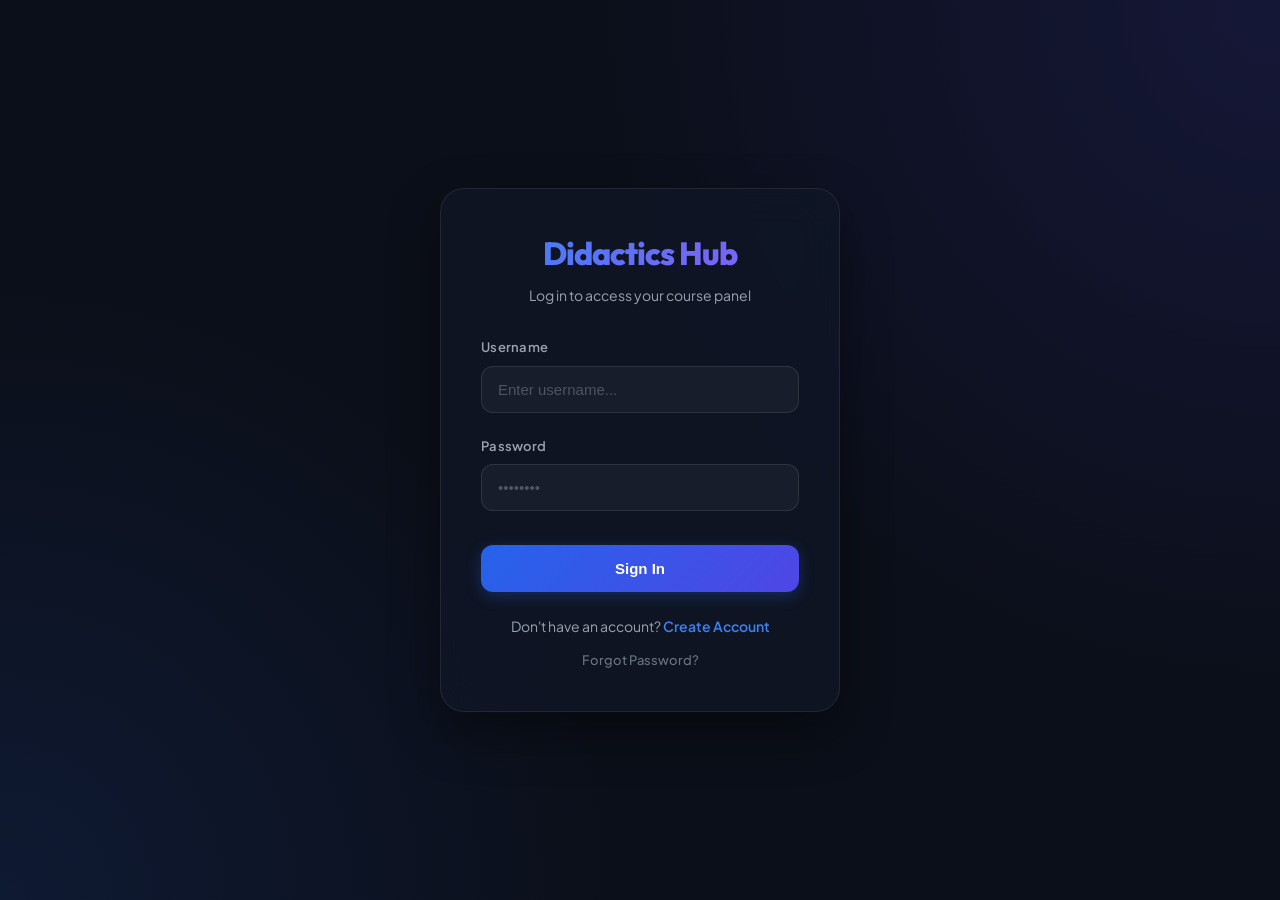
<file: templates/login.html>
<!DOCTYPE html>
<html lang="en">
<head>
    <meta charset="UTF-8">
    <meta name="viewport" content="width=device-width, initial-scale=1.0">
    <title>Didactics Hub - Portal Entrance</title>
    <!-- Modern Premium Typography -->
    <link href="https://fonts.googleapis.com/css2?family=Outfit:wght@400;500;600;700;800&family=Plus+Jakarta+Sans:wght@400;500;600;700&display=swap" rel="stylesheet">
    <link rel="stylesheet" href="/static/style.css">
    <style>
        /* Immersive background customizer for the entrance */
        body {
            background: radial-gradient(circle at top right, rgba(79, 70, 229, 0.15), transparent 45%),
                        radial-gradient(circle at bottom left, rgba(37, 99, 235, 0.12), transparent 40%),
                        #0b0f19;
            color: #f3f4f6;
            display: flex;
            align-items: center;
            justify-content: center;
            min-height: 100vh;
            margin: 0;
            overflow-x: hidden;
            font-family: 'Plus Jakarta Sans', sans-serif;
        }

        .portal-container {
            width: 100%;
            max-width: 440px;
            padding: 20px;
            box-sizing: border-box;
            perspective: 1000px;
        }

        .portal-card {
            background: rgba(17, 24, 39, 0.7);
            backdrop-filter: blur(20px);
            -webkit-backdrop-filter: blur(20px);
            border: 1px solid rgba(255, 255, 255, 0.08);
            border-radius: 24px;
            padding: 40px;
            box-shadow: 0 20px 50px rgba(0, 0, 0, 0.4);
            transition: transform 0.6s cubic-bezier(0.34, 1.56, 0.64, 1), box-shadow 0.3s ease;
        }

        .portal-card:hover {
            box-shadow: 0 25px 60px rgba(37, 99, 235, 0.2);
            border-color: rgba(37, 99, 235, 0.25);
        }

        .portal-header {
            text-align: center;
            margin-bottom: 32px;
        }

        .portal-logo {
            font-family: 'Outfit', sans-serif;
            font-size: 32px;
            font-weight: 800;
            letter-spacing: -0.03em;
            background: linear-gradient(135deg, #3b82f6 0%, #8b5cf6 100%);
            -webkit-background-clip: text;
            -webkit-text-fill-color: transparent;
            margin-bottom: 8px;
        }

        .portal-subtitle {
            color: #9ca3af;
            font-size: 14px;
        }

        .form-group {
            position: relative;
            margin-bottom: 24px;
        }

        .form-label {
            display: block;
            font-size: 13px;
            font-weight: 600;
            color: #9ca3af;
            margin-bottom: 8px;
            letter-spacing: 0.02em;
        }

        .form-input {
            width: 100%;
            background: rgba(255, 255, 255, 0.04);
            border: 1px solid rgba(255, 255, 255, 0.1);
            border-radius: 12px;
            padding: 14px 16px;
            color: #ffffff;
            font-size: 15px;
            box-sizing: border-box;
            transition: all 0.25s ease;
        }

        .form-input:focus {
            outline: none;
            border-color: #3b82f6;
            background: rgba(59, 130, 246, 0.05);
            box-shadow: 0 0 0 4px rgba(59, 130, 246, 0.15);
        }

        .form-input::placeholder {
            color: #4b5563;
        }

        .btn-portal {
            width: 100%;
            background: linear-gradient(135deg, #2563eb 0%, #4f46e5 100%);
            border: none;
            border-radius: 12px;
            color: #ffffff;
            padding: 15px;
            font-size: 15px;
            font-weight: 700;
            cursor: pointer;
            transition: all 0.25s cubic-bezier(0.25, 0.46, 0.45, 0.94);
            box-shadow: 0 4px 15px rgba(37, 99, 235, 0.3);
            margin-top: 10px;
        }

        .btn-portal:hover {
            transform: translateY(-2px);
            box-shadow: 0 6px 20px rgba(37, 99, 235, 0.45);
            background: linear-gradient(135deg, #1d4ed8 0%, #4338ca 100%);
        }

        .btn-portal:active {
            transform: translateY(0);
        }

        .portal-switch {
            text-align: center;
            margin-top: 24px;
            font-size: 14px;
            color: #9ca3af;
        }

        .portal-switch a {
            color: #3b82f6;
            text-decoration: none;
            font-weight: 600;
            transition: color 0.2s ease;
        }

        .portal-switch a:hover {
            color: #60a5fa;
            text-decoration: underline;
        }

        .alert-box {
            border-radius: 12px;
            padding: 14px 16px;
            font-size: 14px;
            margin-bottom: 24px;
            display: none;
            animation: slideDown 0.3s ease;
        }

        .alert-error {
            background: rgba(239, 68, 68, 0.12);
            border: 1px solid rgba(239, 68, 68, 0.25);
            color: #fca5a5;
        }

        .alert-success {
            background: rgba(16, 185, 129, 0.12);
            border: 1px solid rgba(16, 185, 129, 0.25);
            color: #a7f3d0;
        }

        @keyframes slideDown {
            from { transform: translateY(-10px); opacity: 0; }
            to { transform: translateY(0); opacity: 1; }
        }

        .nav-back {
            text-align: center;
            margin-top: 16px;
            font-size: 13px;
        }
    </style>
</head>
<body>

<div class="portal-container">
    <!-- Card element dynamically toggling states -->
    <div class="portal-card" id="login-section">
        <div class="portal-header">
            <div class="portal-logo">Didactics Hub</div>
            <div class="portal-subtitle">Log in to access your course panel</div>
        </div>

        <div class="alert-box alert-error" id="login-error"></div>

        <form id="login-form" onsubmit="handleLogin(event)">
            <div class="form-group">
                <label class="form-label" for="login-username">Username</label>
                <input class="form-input" id="login-username" type="text" placeholder="Enter username..." required autocomplete="username">
            </div>
            <div class="form-group">
                <label class="form-label" for="login-password">Password</label>
                <input class="form-input" id="login-password" type="password" placeholder="••••••••" required autocomplete="current-password">
            </div>
            <button class="btn-portal" type="submit">Sign In</button>
        </form>

        <div class="portal-switch">
            Don't have an account? <a href="#" onclick="toggleSection('register-section')">Create Account</a>
            <div style="margin-top: 12px;">
                <a href="#" style="font-size: 13px; font-weight: 500; color: #6b7280;" onclick="toggleSection('reset-section')">Forgot Password?</a>
            </div>
        </div>
    </div>

    <div class="portal-card" id="register-section" style="display: none;">
        <div class="portal-header">
            <div class="portal-logo">Register Profile</div>
            <div class="portal-subtitle">Join the professional didactics program</div>
        </div>

        <div class="alert-box alert-error" id="register-error"></div>
        <div class="alert-box alert-success" id="register-success"></div>

        <form id="register-form" onsubmit="handleRegister(event)">
            <div class="form-group">
                <label class="form-label" for="reg-username">Choose Username</label>
                <input class="form-input" id="reg-username" type="text" placeholder="e.g., didactic_teacher" required autocomplete="username">
            </div>
            <div class="form-group">
                <label class="form-label" for="reg-password">Password</label>
                <input class="form-input" id="reg-password" type="password" placeholder="••••••••" required autocomplete="new-password">
            </div>
            <div class="form-group">
                <label class="form-label" for="reg-answer">Security Recovery Question</label>
                <div style="font-size: 12px; color: #9ca3af; margin-bottom: 6px;">What is your favorite book or didactics author?</div>
                <input class="form-input" id="reg-answer" type="text" placeholder="e.g., Piaget" required>
            </div>
            <button class="btn-portal" type="submit">Sign Up</button>
        </form>

        <div class="portal-switch">
            Already have an account? <a href="#" onclick="toggleSection('login-section')">Login</a>
        </div>
    </div>

    <div class="portal-card" id="reset-section" style="display: none;">
        <div class="portal-header">
            <div class="portal-logo">Recover Credentials</div>
            <div class="portal-subtitle">Reset password via security answer</div>
        </div>

        <div class="alert-box alert-error" id="reset-error"></div>
        <div class="alert-box alert-success" id="reset-success"></div>

        <form id="reset-form" onsubmit="handleReset(event)">
            <div class="form-group">
                <label class="form-label" for="reset-username">Username</label>
                <input class="form-input" id="reset-username" type="text" placeholder="Enter username..." required autocomplete="username">
            </div>
            <div class="form-group">
                <label class="form-label" for="reset-answer">Security Question Answer</label>
                <div style="font-size: 12px; color: #9ca3af; margin-bottom: 6px;">What is your favorite book or didactics author?</div>
                <input class="form-input" id="reset-answer" type="text" placeholder="Enter your answer..." required>
            </div>
            <div class="form-group">
                <label class="form-label" for="reset-newpassword">New Password</label>
                <input class="form-input" id="reset-newpassword" type="password" placeholder="••••••••" required autocomplete="new-password">
            </div>
            <button class="btn-portal" type="submit">Update Password</button>
        </form>

        <div class="portal-switch">
            Remember credentials? <a href="#" onclick="toggleSection('login-section')">Back to Login</a>
        </div>
    </div>
</div>

<script>
    function toggleSection(sectionId) {
        document.getElementById('login-section').style.display = 'none';
        document.getElementById('register-section').style.display = 'none';
        document.getElementById('reset-section').style.display = 'none';
        
        document.getElementById(sectionId).style.display = 'block';
        
        // Clear all active notices
        document.querySelectorAll('.alert-box').forEach(box => {
            box.style.display = 'none';
            box.textContent = '';
        });
    }

    async function handleLogin(e) {
        e.preventDefault();
        const username = document.getElementById('login-username').value;
        const password = document.getElementById('login-password').value;
        const errBox = document.getElementById('login-error');
        
        errBox.style.display = 'none';
        
        try {
            const res = await fetch('/api/auth/login', {
                method: 'POST',
                headers: { 'Content-Type': 'application/json' },
                body: JSON.stringify({ username, password })
            });
            const data = await res.json();
            if (res.ok && data.success) {
                window.location.href = '/';
            } else {
                errBox.style.display = 'block';
                errBox.textContent = data.message || 'Login failed. Please verify credentials.';
            }
        } catch (err) {
            errBox.style.display = 'block';
            errBox.textContent = 'Server communication error. Please try again later.';
        }
    }

    async function handleRegister(e) {
        e.preventDefault();
        const username = document.getElementById('reg-username').value;
        const password = document.getElementById('reg-password').value;
        const security_answer = document.getElementById('reg-answer').value;
        const errBox = document.getElementById('register-error');
        const succBox = document.getElementById('register-success');
        
        errBox.style.display = 'none';
        succBox.style.display = 'none';
        
        try {
            const res = await fetch('/api/auth/register', {
                method: 'POST',
                headers: { 'Content-Type': 'application/json' },
                body: JSON.stringify({ username, password, security_answer })
            });
            const data = await res.json();
            if (res.ok && data.success) {
                succBox.style.display = 'block';
                succBox.textContent = data.message + ' Redirecting to login...';
                document.getElementById('register-form').reset();
                setTimeout(() => toggleSection('login-section'), 2000);
            } else {
                errBox.style.display = 'block';
                errBox.textContent = data.message || 'Registration failed.';
            }
        } catch (err) {
            errBox.style.display = 'block';
            errBox.textContent = 'Server communication error. Please try again later.';
        }
    }

    async function handleReset(e) {
        e.preventDefault();
        const username = document.getElementById('reset-username').value;
        const security_answer = document.getElementById('reset-answer').value;
        const new_password = document.getElementById('reset-newpassword').value;
        const errBox = document.getElementById('reset-error');
        const succBox = document.getElementById('reset-success');
        
        errBox.style.display = 'none';
        succBox.style.display = 'none';
        
        try {
            const res = await fetch('/api/auth/reset_password', {
                method: 'POST',
                headers: { 'Content-Type': 'application/json' },
                body: JSON.stringify({ username, security_answer, new_password })
            });
            const data = await res.json();
            if (res.ok && data.success) {
                succBox.style.display = 'block';
                succBox.textContent = data.message + ' Returning to login...';
                document.getElementById('reset-form').reset();
                setTimeout(() => toggleSection('login-section'), 2000);
            } else {
                errBox.style.display = 'block';
                errBox.textContent = data.message || 'Credential recovery failed.';
            }
        } catch (err) {
            errBox.style.display = 'block';
            errBox.textContent = 'Server communication error. Please try again later.';
        }
    }
</script>
</body>
</html>
</file>
<file: static/style.css>
/* ==========================================================================
   PREMIUM GLASSMORPHISM DESIGN SYSTEM & TOKEN UTILITIES
   ========================================================================== */

:root {
    /* Harmony Palette Tokens */
    --primary: #2563eb;
    --primary-hover: #1d4ed8;
    --primary-light: rgba(37, 99, 235, 0.08);
    --secondary: #4f46e5;
    --secondary-hover: #4338ca;
    
    /* Dark/Light Slate Accents */
    --body-bg: #edf1fb; /* Sleek lavender-gray canvas background */
    --card-bg: rgba(255, 255, 255, 0.85); /* Frosting effect backdrop */
    --sidebar-bg: #ffffff;
    --text-primary: #111827;
    --text-secondary: #4b5563;
    --text-muted: #9ca3af;
    --border-color: #e5e7eb;
    --shadow-sm: 0 1px 2px 0 rgba(0, 0, 0, 0.05);
    --shadow-md: 0 4px 6px -1px rgba(0, 0, 0, 0.1), 0 2px 4px -1px rgba(0, 0, 0, 0.06);
    --shadow-lg: 0 10px 15px -3px rgba(0, 0, 0, 0.1), 0 4px 6px -2px rgba(0, 0, 0, 0.05);
    --shadow-xl: 0 20px 25px -5px rgba(0, 0, 0, 0.1), 0 10px 10px -5px rgba(0, 0, 0, 0.04);
}

/* Base Body System Reset */
* {
    margin: 0;
    padding: 0;
    box-sizing: border-box;
}

body {
    font-family: 'Plus Jakarta Sans', sans-serif;
    background-color: var(--body-bg);
    color: var(--text-primary);
    min-height: 100vh;
    overflow-x: hidden;
    line-height: 1.5;
}

/* Custom modern scrollbars */
::-webkit-scrollbar {
    width: 6px;
    height: 6px;
}
::-webkit-scrollbar-track {
    background: transparent;
}
::-webkit-scrollbar-thumb {
    background: rgba(156, 163, 175, 0.4);
    border-radius: 9999px;
}
::-webkit-scrollbar-thumb:hover {
    background: rgba(156, 163, 175, 0.6);
}

/* ==========================================================================
   NAVIGATION BAR HEADER UTILITY
   ========================================================================== */

.navbar {
    position: fixed;
    top: 0;
    left: 0;
    width: 100%;
    height: 64px;
    background: rgba(255, 255, 255, 0.85);
    backdrop-filter: blur(20px);
    -webkit-backdrop-filter: blur(20px);
    border-bottom: 1px solid var(--border-color);
    display: flex;
    align-items: center;
    justify-content: space-between;
    padding: 0 24px;
    z-index: 1000;
    box-shadow: var(--shadow-sm);
}

.nav-left {
    display: flex;
    align-items: center;
    gap: 16px;
}

.sidebar-toggle {
    background: transparent;
    border: none;
    cursor: pointer;
    color: var(--text-primary);
    padding: 6px;
    border-radius: 8px;
    transition: all 0.2s ease;
    display: flex;
    align-items: center;
    justify-content: center;
}

.sidebar-toggle:hover {
    background: var(--primary-light);
    color: var(--primary);
}

.nav-logo {
    font-family: 'Outfit', sans-serif;
    font-size: 20px;
    font-weight: 800;
    letter-spacing: -0.02em;
    background: linear-gradient(135deg, var(--primary) 0%, var(--secondary) 100%);
    -webkit-background-clip: text;
    -webkit-text-fill-color: transparent;
    cursor: pointer;
}

.nav-right {
    display: flex;
    align-items: center;
    gap: 16px;
}

.user-greeting {
    font-size: 14px;
    font-weight: 600;
    color: var(--text-secondary);
}

.logout-btn {
    background: transparent;
    border: 1px solid var(--border-color);
    border-radius: 10px;
    padding: 8px 14px;
    font-size: 13px;
    font-weight: 700;
    color: var(--text-secondary);
    cursor: pointer;
    display: flex;
    align-items: center;
    gap: 8px;
    transition: all 0.2s ease;
}

.logout-btn:hover {
    background: rgba(239, 68, 68, 0.05);
    border-color: rgba(239, 68, 68, 0.2);
    color: #ef4444;
}

/* ==========================================================================
   MAIN LAYOUT GRID STRUCTURE
   ========================================================================== */

.app-layout {
    display: flex;
    min-height: 100vh;
    padding-top: 64px;
}

/* Sidebar Drawer Curriculum navigation */
.sidebar {
    width: 280px;
    background: var(--sidebar-bg);
    border-right: 1px solid var(--border-color);
    position: fixed;
    top: 64px;
    left: 0;
    bottom: 0;
    z-index: 900;
    overflow-y: auto;
    padding: 24px 16px;
    transition: transform 0.3s cubic-bezier(0.4, 0, 0.2, 1);
}

.sidebar-header {
    margin-bottom: 16px;
}

.sidebar-header h3 {
    font-family: 'Outfit', sans-serif;
    font-size: 16px;
    font-weight: 700;
    color: var(--text-primary);
    margin-bottom: 6px;
}

.progress-meta {
    font-size: 13px;
    font-weight: 600;
    color: var(--primary);
}

.progress-bar-container {
    width: 100%;
    height: 6px;
    background: var(--border-color);
    border-radius: 999px;
    margin-bottom: 24px;
    overflow: hidden;
}

.progress-bar-fill {
    height: 100%;
    background: linear-gradient(90deg, var(--primary) 0%, var(--secondary) 100%);
    border-radius: 999px;
    transition: width 0.6s ease;
}

.curriculum-list {
    display: flex;
    flex-direction: column;
    gap: 10px;
}

.sidebar-loading {
    text-align: center;
    padding: 20px;
    font-size: 14px;
    color: var(--text-muted);
}

/* ==========================================================================
   MODULE ACCORDION/CARD SELECTORS
   ========================================================================== */

.module-nav-card {
    background: transparent;
    border: 1px solid var(--border-color);
    border-radius: 12px;
    padding: 16px;
    text-align: left;
    cursor: pointer;
    transition: all 0.25s cubic-bezier(0.2, 0.8, 0.2, 1);
    position: relative;
    overflow: hidden;
}

.module-nav-card:hover {
    background: var(--primary-light);
    border-color: rgba(37, 99, 235, 0.2);
    transform: translateX(4px);
}

.module-nav-card.active {
    background: var(--primary-light);
    border-color: var(--primary);
    box-shadow: var(--shadow-sm);
}

.module-nav-card.locked {
    opacity: 0.5;
    cursor: not-allowed;
}

.module-nav-card.locked:hover {
    background: transparent;
    border-color: var(--border-color);
    transform: none;
}

.mod-num-tag {
    font-size: 11px;
    font-weight: 800;
    letter-spacing: 0.05em;
    text-transform: uppercase;
    color: var(--primary);
    margin-bottom: 4px;
}

.mod-title {
    font-size: 14px;
    font-weight: 700;
    color: var(--text-primary);
    line-height: 1.3;
}

.mod-status {
    position: absolute;
    top: 14px;
    right: 14px;
    font-size: 13px;
}

/* ==========================================================================
   MAIN CONTENT WORKSPACE CARD & VIEWPORTS
   ========================================================================== */

.main-content {
    flex-grow: 1;
    margin-left: 280px;
    padding: 32px;
    transition: margin-left 0.3s cubic-bezier(0.4, 0, 0.2, 1);
}

.workspace-card {
    background: var(--card-bg);
    backdrop-filter: blur(20px);
    -webkit-backdrop-filter: blur(20px);
    border: 1px solid var(--border-color);
    border-radius: 24px;
    padding: 40px;
    min-height: calc(100vh - 128px);
    box-shadow: var(--shadow-md);
    transition: box-shadow 0.3s ease;
}

/* Dashboard Home */
.welcome-banner {
    background: linear-gradient(135deg, var(--primary) 0%, var(--secondary) 100%);
    border-radius: 20px;
    padding: 40px;
    color: #ffffff;
    display: flex;
    align-items: center;
    justify-content: space-between;
    gap: 32px;
    margin-bottom: 40px;
    box-shadow: var(--shadow-lg);
}

.welcome-text {
    flex: 1;
}

.welcome-tag {
    font-size: 12px;
    font-weight: 800;
    letter-spacing: 0.08em;
    text-transform: uppercase;
    background: rgba(255, 255, 255, 0.15);
    padding: 4px 10px;
    border-radius: 999px;
    display: inline-block;
    margin-bottom: 16px;
}

.welcome-text h1 {
    font-family: 'Outfit', sans-serif;
    font-size: 32px;
    font-weight: 800;
    margin-bottom: 12px;
}

.welcome-text p {
    font-size: 15px;
    opacity: 0.9;
    max-width: 520px;
}

.welcome-illustration {
    width: 140px;
    height: 140px;
    flex-shrink: 0;
}

.welcome-illustration img {
    width: 100%;
    height: 100%;
    object-fit: contain;
}

.modules-overview h2 {
    font-family: 'Outfit', sans-serif;
    font-size: 22px;
    font-weight: 700;
    color: var(--text-primary);
    margin-bottom: 24px;
}

.modules-grid {
    display: grid;
    grid-template-columns: repeat(auto-fill, minmax(280px, 1fr));
    gap: 20px;
}

.dashboard-mod-card {
    background: #ffffff;
    border: 1px solid var(--border-color);
    border-radius: 16px;
    padding: 24px;
    cursor: pointer;
    transition: all 0.25s cubic-bezier(0.2, 0.8, 0.2, 1);
    box-shadow: var(--shadow-sm);
}

.dashboard-mod-card:hover {
    transform: translateY(-4px);
    box-shadow: var(--shadow-md);
    border-color: rgba(37, 99, 235, 0.2);
}

.dashboard-mod-card h3 {
    font-family: 'Outfit', sans-serif;
    font-size: 16px;
    font-weight: 700;
    margin-top: 8px;
    margin-bottom: 10px;
    color: var(--text-primary);
}

.dashboard-mod-card p {
    font-size: 13px;
    color: var(--text-secondary);
    display: -webkit-box;
    -webkit-line-clamp: 3;
    -webkit-box-orient: vertical;
    overflow: hidden;
}

/* Active Workspace View */
.breadcrumbs {
    font-size: 13px;
    font-weight: 600;
    color: var(--text-muted);
    margin-bottom: 8px;
}

.breadcrumbs span {
    cursor: pointer;
}

.breadcrumbs span:hover {
    color: var(--primary);
}

.breadcrumbs span.active {
    color: var(--text-secondary);
    cursor: default;
}

.workspace-title-row {
    display: flex;
    align-items: center;
    justify-content: space-between;
    gap: 16px;
    margin-bottom: 32px;
}

.workspace-title-row h1 {
    font-family: 'Outfit', sans-serif;
    font-size: 28px;
    font-weight: 800;
    color: var(--text-primary);
    letter-spacing: -0.02em;
}

/* ==========================================================================
   MOZILLA PDF.JS PRESENTATION CANVAS SLIDES
   ========================================================================== */

.pdf-wrapper {
    background: #ffffff;
    border: 1px solid var(--border-color);
    border-radius: 16px;
    overflow: hidden;
    box-shadow: var(--shadow-md);
    margin-bottom: 32px;
}

.pdf-custom-header {
    background: #f9fafb;
    border-bottom: 1px solid var(--border-color);
    padding: 16px 24px;
    display: flex;
    align-items: center;
    justify-content: space-between;
    flex-wrap: wrap;
    gap: 12px;
}

.pdf-tag {
    font-family: 'Outfit', sans-serif;
    font-size: 15px;
    font-weight: 700;
    color: var(--text-primary);
}

.pdf-controls {
    display: flex;
    align-items: center;
    gap: 16px;
}

.pdf-nav-btn {
    background: transparent;
    border: 1px solid var(--border-color);
    border-radius: 8px;
    padding: 6px 14px;
    cursor: pointer;
    font-size: 12px;
    color: var(--text-secondary);
    transition: all 0.2s ease;
}

.pdf-nav-btn:hover {
    background: var(--primary-light);
    border-color: var(--primary);
    color: var(--primary);
}

.pdf-page-indicator {
    font-size: 13px;
    font-weight: 700;
    color: var(--text-secondary);
}

.pdf-viewport-container {
    background: #525659;
    padding: 24px;
    display: flex;
    justify-content: center;
    align-items: center;
    min-height: 480px;
    position: relative;
    overflow-x: auto;
}

.pdf-viewport-container canvas,
.pdf-viewport-container img {
    max-width: 100%;
    height: auto !important;
    background: #ffffff;
    border-radius: 6px;
    box-shadow: var(--shadow-lg);
}

.pdf-loading-overlay {
    position: absolute;
    top: 0;
    left: 0;
    right: 0;
    bottom: 0;
    background: rgba(31, 41, 55, 0.9);
    display: flex;
    flex-direction: column;
    align-items: center;
    justify-content: center;
    gap: 16px;
    color: #ffffff;
    z-index: 10;
}

.spinner {
    width: 40px;
    height: 40px;
    border: 3.5px solid rgba(255, 255, 255, 0.1);
    border-top-color: var(--primary);
    border-radius: 50%;
    animation: spin 1s linear infinite;
}

@keyframes spin {
    to { transform: rotate(360deg); }
}

.materials-cta-card {
    background: linear-gradient(135deg, rgba(37, 99, 235, 0.04) 0%, rgba(79, 70, 229, 0.04) 100%);
    border: 1px solid rgba(37, 99, 235, 0.15);
    border-radius: 16px;
    padding: 32px;
    text-align: center;
}

.materials-cta-card h3 {
    font-family: 'Outfit', sans-serif;
    font-size: 18px;
    font-weight: 700;
    margin-bottom: 8px;
    color: var(--text-primary);
}

.materials-cta-card p {
    font-size: 14px;
    color: var(--text-secondary);
    max-width: 540px;
    margin: 0 auto 20px auto;
}

/* Prevent main page scrolling when theater mode is active */
body.theater-mode-active {
    overflow: hidden !important;
}

/* Fix containing block issues with backdrop-filter on workspace-card when theater mode is active */
body.theater-mode-active .workspace-card {
    backdrop-filter: none !important;
    -webkit-backdrop-filter: none !important;
    transform: none !important;
    filter: none !important;
}

/* Theater Presentation Scaling Overlay */
.pdf-wrapper:fullscreen,
.pdf-wrapper.theater-mode-active {
    position: fixed !important;
    top: 0 !important;
    left: 0 !important;
    right: 0 !important;
    bottom: 0 !important;
    width: 100vw !important;
    height: 100vh !important;
    max-width: 100vw !important;
    max-height: 100vh !important;
    z-index: 10000 !important;
    background: #0b0f19 !important; /* Premium deep slate background */
    border: none !important;
    border-radius: 0 !important;
    margin: 0 !important;
    display: flex;
    flex-direction: column;
}

/* Make header dark themed during theater view */
.pdf-wrapper:fullscreen .pdf-custom-header,
.pdf-wrapper.theater-mode-active .pdf-custom-header {
    background: #111827 !important;
    border-bottom: 1px solid rgba(255, 255, 255, 0.1) !important;
    color: #ffffff !important;
    padding: 16px 24px !important;
}

.pdf-wrapper:fullscreen .pdf-tag,
.pdf-wrapper.theater-mode-active .pdf-tag {
    color: #ffffff !important;
}

.pdf-wrapper:fullscreen .pdf-page-indicator,
.pdf-wrapper.theater-mode-active .pdf-page-indicator {
    color: #ffffff !important;
}

/* Override slide navigation controls for dark theater mode */
.pdf-wrapper:fullscreen .pdf-nav-btn,
.pdf-wrapper.theater-mode-active .pdf-nav-btn {
    color: #f3f4f6 !important;
    border-color: rgba(255, 255, 255, 0.2) !important;
    background: rgba(255, 255, 255, 0.05) !important;
}

.pdf-wrapper:fullscreen .pdf-nav-btn:hover,
.pdf-wrapper.theater-mode-active .pdf-nav-btn:hover {
    background: var(--primary) !important;
    border-color: var(--primary) !important;
    color: #ffffff !important;
}

/* Adjust viewport size to fill remaining height */
.pdf-wrapper:fullscreen .pdf-viewport-container,
.pdf-wrapper.theater-mode-active .pdf-viewport-container {
    flex-grow: 1 !important;
    height: calc(100vh - 64px) !important;
    background: #030712 !important; /* Cinema black */
    display: flex;
    align-items: center;
    justify-content: center;
    padding: 16px !important;
}

/* Make image fit perfectly in fullscreen container */
.pdf-wrapper:fullscreen .pdf-viewport-container img,
.pdf-wrapper.theater-mode-active .pdf-viewport-container img {
    max-height: 100% !important;
    max-width: 100% !important;
    width: auto !important;
    height: auto !important;
    object-fit: contain !important;
    box-shadow: 0 25px 50px -12px rgba(0, 0, 0, 0.5) !important;
}

/* Styling for exit button inside theater mode */
.pdf-exit-theater-btn {
    display: none; /* Hidden by default outside theater */
    background: rgba(239, 68, 68, 0.1);
    border: 1px solid rgba(239, 68, 68, 0.25);
    color: #fca5a5;
    border-radius: 8px;
    padding: 6px 14px;
    font-size: 13px;
    font-weight: 700;
    cursor: pointer;
    align-items: center;
    gap: 6px;
    transition: all 0.2s ease;
    outline: none;
}

.pdf-exit-theater-btn:hover {
    background: rgba(239, 68, 68, 0.25);
    color: #ffffff;
    border-color: #ef4444;
    box-shadow: 0 0 12px rgba(239, 68, 68, 0.2);
}

.pdf-wrapper:fullscreen .pdf-exit-theater-btn,
.pdf-wrapper.theater-mode-active .pdf-exit-theater-btn {
    display: inline-flex;
}

/* ==========================================================================
   MODULE ASSESSMENT CHECKPOINTS (QUIZZES)
   ========================================================================== */

.quiz-container-card {
    background: #ffffff;
    border: 1px solid var(--border-color);
    border-radius: 16px;
    padding: 32px;
    box-shadow: var(--shadow-sm);
}

.back-to-slides-btn {
    background: transparent;
    border: 1px solid var(--border-color);
    border-radius: 8px;
    padding: 6px 14px;
    font-size: 13px;
    font-weight: 700;
    color: var(--text-secondary);
    cursor: pointer;
    display: inline-flex;
    align-items: center;
    gap: 8px;
    margin-bottom: 24px;
    transition: all 0.2s ease;
}

.back-to-slides-btn:hover {
    background: var(--primary-light);
    color: var(--primary);
    border-color: var(--primary);
}

.quiz-title {
    font-family: 'Outfit', sans-serif;
    font-size: 20px;
    font-weight: 800;
    color: var(--text-primary);
    margin-bottom: 6px;
}

.quiz-meta {
    font-size: 14px;
    color: var(--text-secondary);
    margin-bottom: 32px;
}

.quiz-q-card {
    border-bottom: 1px solid var(--border-color);
    padding-bottom: 28px;
    margin-bottom: 28px;
}

.quiz-q-card:last-child {
    border: none;
    margin-bottom: 0;
}

.q-header {
    display: flex;
    gap: 12px;
    margin-bottom: 16px;
}

.q-badge {
    background: var(--primary-light);
    color: var(--primary);
    font-size: 11px;
    font-weight: 800;
    width: 24px;
    height: 24px;
    border-radius: 6px;
    display: flex;
    align-items: center;
    justify-content: center;
    flex-shrink: 0;
}

.q-text {
    font-size: 15px;
    font-weight: 700;
    color: var(--text-primary);
}

.q-options-stack {
    display: flex;
    flex-direction: column;
    gap: 10px;
    padding-left: 36px;
}

.option-bubble {
    background: #f9fafb;
    border: 1px solid var(--border-color);
    border-radius: 10px;
    padding: 12px 16px;
    font-size: 14px;
    cursor: pointer;
    display: flex;
    align-items: center;
    gap: 12px;
    transition: all 0.2s ease;
    user-select: none;
}

.option-bubble:hover {
    background: rgba(37, 99, 235, 0.03);
    border-color: rgba(37, 99, 235, 0.3);
}

.option-bubble input[type="radio"] {
    accent-color: var(--primary);
    width: 16px;
    height: 16px;
}

.option-bubble.selected {
    background: var(--primary-light);
    border-color: var(--primary);
}

/* Feedback Styling after grading */
.option-bubble.correct {
    background: rgba(16, 185, 129, 0.1);
    border-color: #10b981;
    color: #065f46;
}

.option-bubble.wrong {
    background: rgba(239, 68, 68, 0.1);
    border-color: #ef4444;
    color: #991b1b;
}

.option-feedback {
    margin-top: 10px;
    margin-left: 36px;
    padding: 10px 14px;
    border-radius: 8px;
    font-size: 13px;
    font-weight: 600;
}

.option-feedback.correct-lbl {
    background: rgba(16, 185, 129, 0.08);
    border: 1px dashed rgba(16, 185, 129, 0.2);
    color: #10b981;
}

.option-feedback.wrong-lbl {
    background: rgba(239, 68, 68, 0.08);
    border: 1px dashed rgba(239, 68, 68, 0.2);
    color: #ef4444;
}

.quiz-result-box {
    margin-top: 32px;
    border-radius: 16px;
    padding: 24px;
    text-align: center;
    animation: slideDown 0.35s cubic-bezier(0.34, 1.56, 0.64, 1);
}

.quiz-result-box.pass {
    background: rgba(16, 185, 129, 0.06);
    border: 1px solid rgba(16, 185, 129, 0.2);
}

.quiz-result-box.fail {
    background: rgba(239, 68, 68, 0.06);
    border: 1px solid rgba(239, 68, 68, 0.2);
}

.result-score {
    font-family: 'Outfit', sans-serif;
    font-size: 24px;
    font-weight: 800;
    margin-bottom: 6px;
}

.quiz-result-box.pass .result-score { color: #10b981; }
.quiz-result-box.fail .result-score { color: #ef4444; }

.result-message {
    font-size: 15px;
    font-weight: 600;
    color: var(--text-secondary);
}

/* ==========================================================================
   BUTTONS AND INTERACTIVE ACTIONS
   ========================================================================== */

.btn-primary {
    background: linear-gradient(135deg, var(--primary) 0%, var(--secondary) 100%);
    border: none;
    border-radius: 12px;
    color: #ffffff;
    padding: 12px 24px;
    font-size: 14px;
    font-weight: 700;
    cursor: pointer;
    display: inline-flex;
    align-items: center;
    gap: 10px;
    box-shadow: 0 4px 12px rgba(37, 99, 235, 0.2);
    transition: all 0.2s ease;
}

.btn-primary:hover {
    transform: translateY(-2px);
    box-shadow: 0 6px 16px rgba(37, 99, 235, 0.35);
}

.btn-primary:active {
    transform: translateY(0);
}

.btn-secondary {
    background: #ffffff;
    border: 1px solid var(--border-color);
    border-radius: 12px;
    color: var(--text-secondary);
    padding: 12px 24px;
    font-size: 14px;
    font-weight: 700;
    cursor: pointer;
    display: inline-flex;
    align-items: center;
    gap: 10px;
    transition: all 0.2s ease;
}

.btn-secondary:hover {
    background: var(--border-color);
    color: var(--text-primary);
}

/* ==========================================================================
   FLOATING AI TUTOR CHATBOT WIDGET
   ========================================================================== */

/* Circular floating action launcher */
.floating-ai-fab {
    position: fixed;
    bottom: 24px;
    right: 24px;
    width: 60px;
    height: 60px;
    border-radius: 50%;
    background: linear-gradient(135deg, var(--primary) 0%, var(--secondary) 100%);
    border: none;
    color: #ffffff;
    cursor: pointer;
    box-shadow: 0 6px 20px rgba(37, 99, 235, 0.4);
    z-index: 2000;
    display: flex;
    align-items: center;
    justify-content: center;
    transition: all 0.3s cubic-bezier(0.175, 0.885, 0.32, 1.275);
}

.floating-ai-fab:hover {
    transform: scale(1.1) rotate(6deg);
    box-shadow: 0 8px 24px rgba(37, 99, 235, 0.55);
}

/* Smartphone form factor float chatbot panel */
.chat-widget-panel {
    position: fixed;
    bottom: 96px;
    right: 24px;
    width: 380px;
    height: 580px;
    max-height: calc(100vh - 120px);
    background: #ffffff;
    border: 1px solid var(--border-color);
    border-radius: 20px;
    box-shadow: var(--shadow-xl);
    z-index: 1999;
    display: flex;
    flex-direction: column;
    overflow: hidden;
    transform: translateY(20px) scale(0.95);
    opacity: 0;
    pointer-events: none;
    transition: all 0.3s cubic-bezier(0.4, 0, 0.2, 1);
}

.chat-widget-panel.open {
    transform: translateY(0) scale(1);
    opacity: 1;
    pointer-events: auto;
}

.chat-panel-header {
    background: linear-gradient(135deg, var(--primary) 0%, var(--secondary) 100%);
    padding: 16px 20px;
    display: flex;
    align-items: center;
    justify-content: space-between;
    color: #ffffff;
}

.tutor-profile {
    display: flex;
    align-items: center;
    gap: 12px;
}

.tutor-avatar {
    font-size: 24px;
    background: rgba(255, 255, 255, 0.15);
    width: 40px;
    height: 40px;
    border-radius: 50%;
    display: flex;
    align-items: center;
    justify-content: center;
}

.tutor-info h4 {
    font-family: 'Outfit', sans-serif;
    font-size: 14px;
    font-weight: 700;
}

.status-indicator {
    font-size: 11px;
    opacity: 0.8;
    display: flex;
    align-items: center;
    gap: 4px;
}

.status-indicator::before {
    content: '';
    width: 6px;
    height: 6px;
    background: #10b981;
    border-radius: 50%;
    display: inline-block;
}

.chat-close-btn {
    background: transparent;
    border: none;
    color: #ffffff;
    font-size: 18px;
    cursor: pointer;
    opacity: 0.8;
    transition: opacity 0.2s ease;
}

.chat-close-btn:hover {
    opacity: 1;
}

.chat-dialogue-viewport {
    flex-grow: 1;
    overflow-y: auto;
    padding: 20px;
    background: #f8fafc;
    display: flex;
    flex-direction: column;
    gap: 16px;
}

.chat-msg {
    display: flex;
    flex-direction: column;
    max-width: 85%;
}

.chat-msg.system {
    align-self: flex-start;
}

.chat-msg.user {
    align-self: flex-end;
}

.msg-bubble {
    border-radius: 16px;
    padding: 12px 16px;
    font-size: 13.5px;
    line-height: 1.45;
    word-break: break-word;
}

.chat-msg.system .msg-bubble {
    background: #ffffff;
    color: var(--text-primary);
    border: 1px solid var(--border-color);
    border-top-left-radius: 4px;
    box-shadow: var(--shadow-sm);
}

.chat-msg.user .msg-bubble {
    background: linear-gradient(135deg, var(--primary) 0%, var(--secondary) 100%);
    color: #ffffff;
    border-top-right-radius: 4px;
    box-shadow: 0 4px 10px rgba(37, 99, 235, 0.15);
}

/* Inline typing dialogue feedback */
.typing-loader {
    align-self: flex-start;
    background: #ffffff;
    border: 1px solid var(--border-color);
    border-radius: 14px;
    border-top-left-radius: 4px;
    padding: 10px 14px;
    margin-left: 20px;
    margin-bottom: 14px;
    display: flex;
    gap: 4px;
    box-shadow: var(--shadow-sm);
}

.typing-loader .dot {
    width: 6px;
    height: 6px;
    background: var(--text-muted);
    border-radius: 50%;
    animation: pulse 1.4s infinite ease-in-out both;
}

.typing-loader .dot:nth-child(1) { animation-delay: -0.32s; }
.typing-loader .dot:nth-child(2) { animation-delay: -0.16s; }

@keyframes pulse {
    0%, 80%, 100% { transform: scale(0); }
    40% { transform: scale(1.0); }
}

.chat-panel-form {
    padding: 14px;
    background: #ffffff;
    border-top: 1px solid var(--border-color);
    display: flex;
    gap: 8px;
}

.chat-textbox {
    flex-grow: 1;
    background: #f1f5f9;
    border: 1px solid var(--border-color);
    border-radius: 12px;
    padding: 10px 14px;
    font-size: 13.5px;
    color: var(--text-primary);
    outline: none;
    transition: all 0.2s ease;
}

.chat-textbox:focus {
    border-color: var(--primary);
    background: #ffffff;
    box-shadow: 0 0 0 3px rgba(37, 99, 235, 0.12);
}

.chat-send-btn {
    width: 40px;
    height: 40px;
    border-radius: 10px;
    background: linear-gradient(135deg, var(--primary) 0%, var(--secondary) 100%);
    border: none;
    color: #ffffff;
    cursor: pointer;
    display: flex;
    align-items: center;
    justify-content: center;
    box-shadow: 0 3px 8px rgba(37, 99, 235, 0.2);
    transition: all 0.2s ease;
}

.chat-send-btn:hover {
    transform: scale(1.05);
    box-shadow: 0 4px 12px rgba(37, 99, 235, 0.35);
}

/* ==========================================================================
   RESPONSIVE DESIGN BREAKPOINTS & MEDIA QUERIES
   ========================================================================== */

/* Desktop Sidebar collapsing behavior (screens > 1024px) */
@media (min-width: 1025px) {
    body.sidebar-collapsed .sidebar {
        transform: translateX(-280px);
    }
    
    body.sidebar-collapsed .main-content {
        margin-left: 0;
    }
}

/* Tablet & Mobile Screens collapsing drawers */
@media (max-width: 1024px) {
    .sidebar {
        transform: translateX(-100%);
        width: 280px;
    }
    
    .sidebar.open {
        transform: translateX(0);
        box-shadow: var(--shadow-xl);
    }
    
    .sidebar-overlay {
        display: none;
        position: fixed;
        top: 64px;
        left: 0;
        right: 0;
        bottom: 0;
        background: rgba(15, 23, 42, 0.3);
        backdrop-filter: blur(4px);
        -webkit-backdrop-filter: blur(4px);
        z-index: 850;
    }
    
    .sidebar-overlay.open {
        display: block;
    }
    
    .main-content {
        margin-left: 0;
        padding: 20px;
    }
    
    .workspace-card {
        padding: 24px;
    }
}

@media (max-width: 640px) {
    .navbar {
        padding: 0 16px;
    }
    
    .user-greeting {
        display: none;
    }
    
    .welcome-banner {
        flex-direction: column-reverse;
        padding: 24px;
        align-items: flex-start;
    }
    
    .welcome-illustration {
        width: 80px;
        height: 80px;
    }
    
    .chat-widget-panel {
        width: calc(100vw - 32px);
        right: 16px;
        left: 16px;
        bottom: 84px;
    }
    
    .workspace-title-row {
        flex-direction: column;
        align-items: flex-start;
        gap: 12px;
        margin-bottom: 24px;
    }
}

/* Premium Mobile Specific Adjustments (Phones under 480px) */
@media (max-width: 480px) {
    .main-content {
        padding: 12px;
    }
    
    .workspace-card {
        padding: 16px 12px;
        border-radius: 16px;
    }
    
    .welcome-banner {
        padding: 16px;
        margin-bottom: 24px;
    }
    
    .welcome-text h1 {
        font-size: 24px;
    }
    
    .welcome-text p {
        font-size: 13px;
    }
    
    .workspace-title-row h1 {
        font-size: 20px;
    }
    
    .pdf-custom-header {
        padding: 12px 14px;
    }
    
    .pdf-viewport-container {
        padding: 12px;
        min-height: 320px;
    }
    
    .pdf-page-indicator {
        font-size: 11px;
    }
    
    /* Minimize quiz margins to fit nicely on phone screens */
    .quiz-container-card {
        padding: 16px;
    }
    
    .q-options-stack {
        padding-left: 12px;
    }
    
    .option-feedback {
        margin-left: 12px;
        padding: 8px 10px;
        font-size: 12px;
    }
}

/* ==========================================================================
   MOBILE GRID PRESERVING UTILITES
   ========================================================================== */
/* Apply these helper classes to prevent any elements or columns from collapsing inappropriately on small screens */
.mobile-row-preserve {
    display: flex !important;
    flex-direction: row !important;
    flex-wrap: nowrap !important;
}

.mobile-col-preserve {
    flex: 1 1 auto !important;
    min-width: 0 !important;
}

/* ==========================================================================
   LESSON CONTENT INLINE FLEX RESPONSIVE OVERRIDES
   ========================================================================== */
/* Make lesson inline-flex rows wrap beautifully on desktop/tablet */
div[style*="display:flex"], 
div[style*="display: flex"] {
    flex-wrap: wrap !important;
}

.info-box {
    flex: 1 1 calc(33.333% - 16px) !important;
    min-width: 240px !important;
    padding: 16px !important;
    margin: 8px 0 !important;
    border-radius: 12px !important;
    color: #1e293b !important; /* Elegant slate contrast */
    box-shadow: 0 4px 12px rgba(0, 0, 0, 0.03);
}

@media (max-width: 768px) {
    /* Force inline flex containers to stack as columns on phone screens */
    div[style*="display:flex"], 
    div[style*="display: flex"] {
        flex-direction: column !important;
        align-items: stretch !important;
    }
    
    .info-box {
        flex: 1 1 100% !important;
        width: 100% !important;
        margin: 6px 0 !important;
    }
}
</file>
